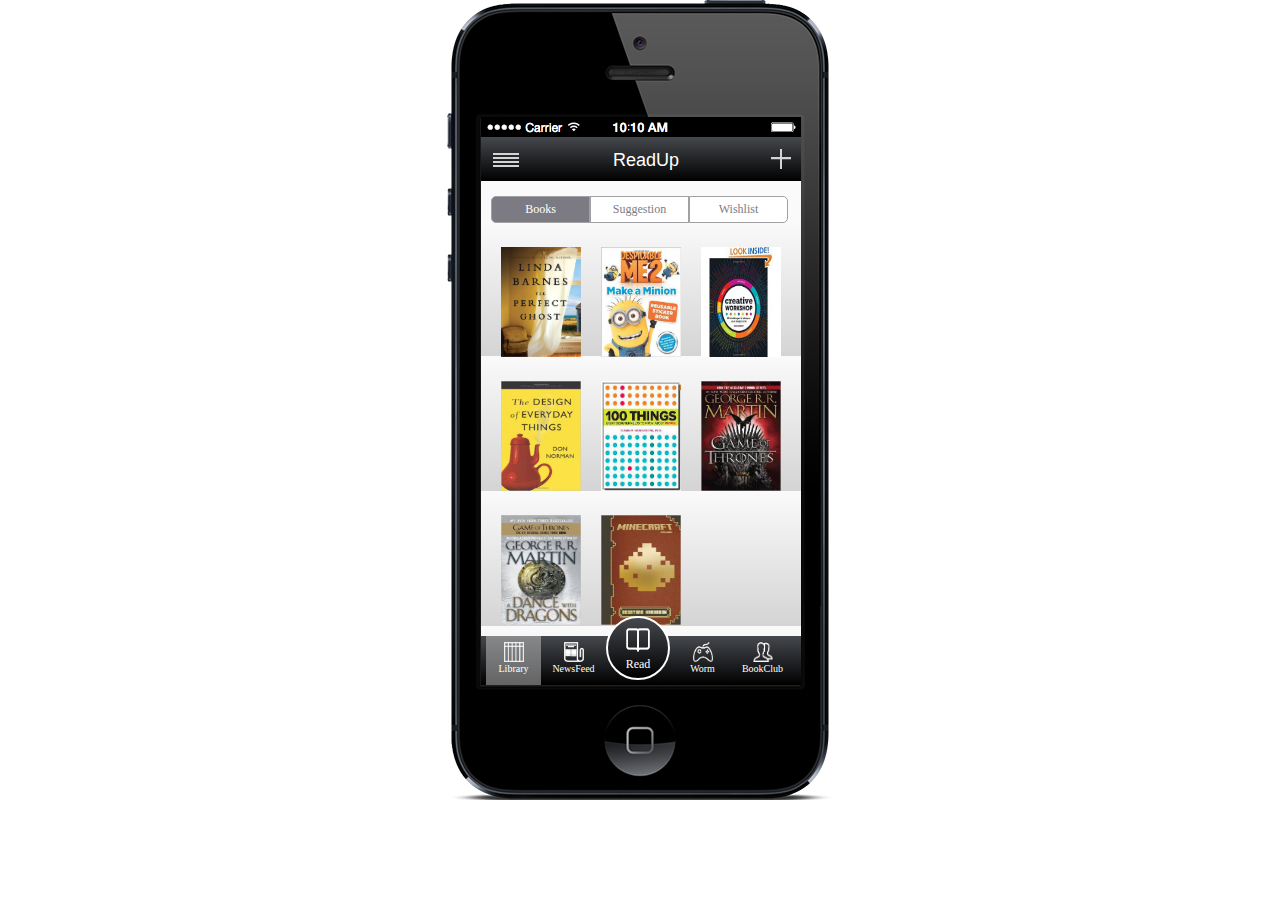
<file: index.html>
<html>
<head>
	<link rel="stylesheet" type="text/css" href="./styles/style.css">
	<script type="text/javascript" src="http://ajax.googleapis.com/ajax/libs/jquery/1.10.2/jquery.min.js"></script>
</head>
<body>
<div id="iphone">
	<iframe src="readup.html" id="iphone-embeded"></iframe>
</div>
</body>
</html>
</file>
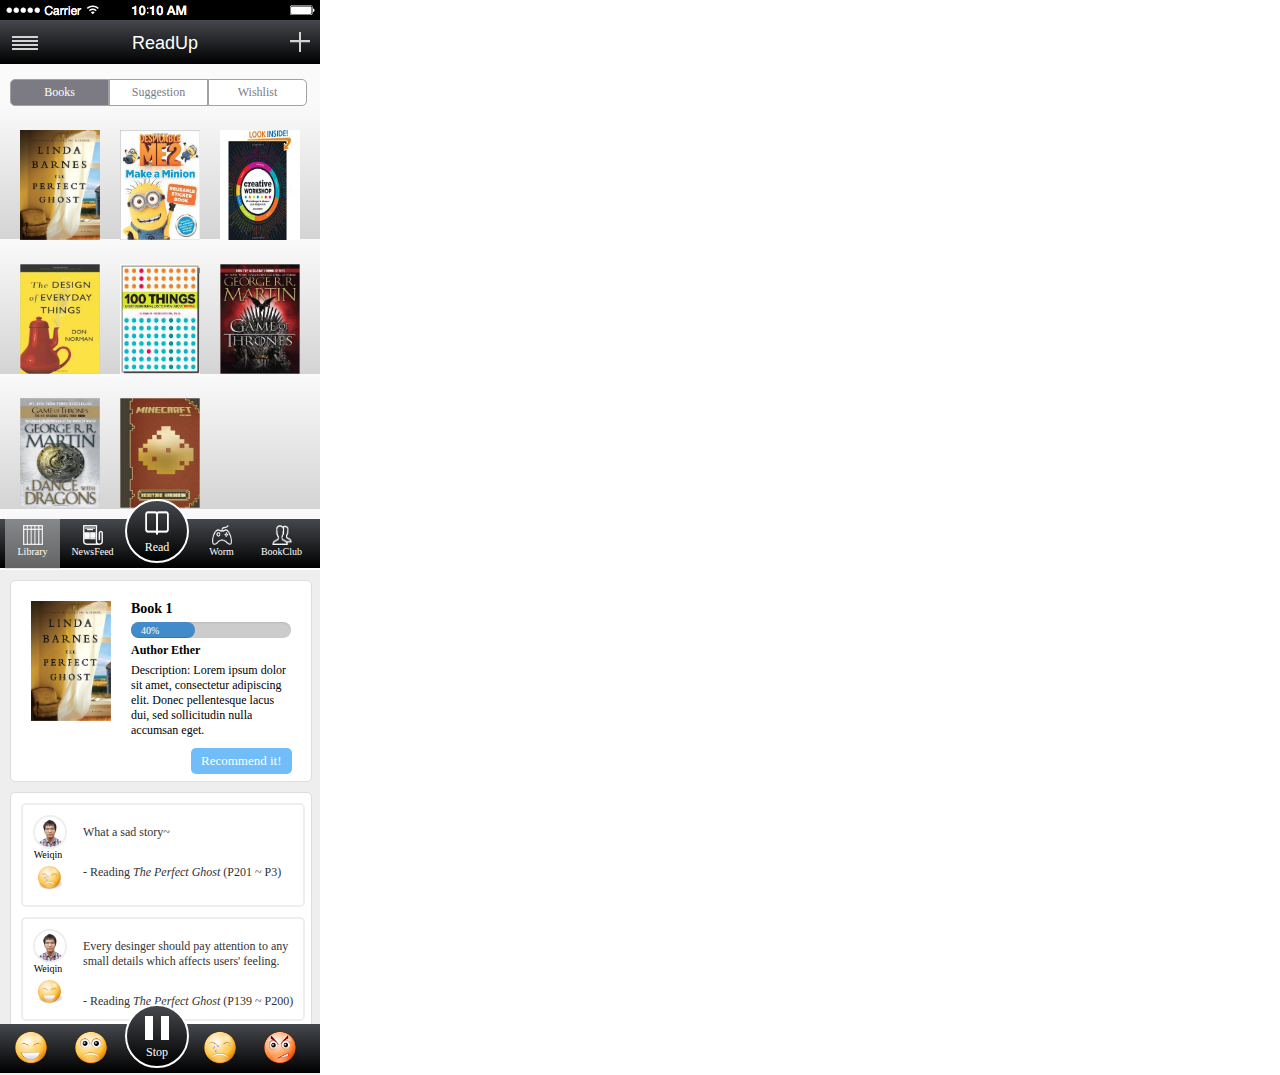
<file: readup.html>
<html>
<head>
	<link rel="stylesheet" type="text/css" href="styles/style.css">
	<script type="text/javascript" src="http://ajax.googleapis.com/ajax/libs/jquery/1.10.2/jquery.min.js"></script>
	<script type="text/javascript" src="js/iphone.js"></script>
</head>
<body>
	<div class="status-bar"><img src="./images/status.png"/></div>
	<div class="iphone-container">
		<div class="header">
			<div class="list-btn"></div>
			<div class="title">ReadUp</div>
			<div class="add-btn"></div>
			<div class="exit-btn"></div>
		</div>
		<div class="content-container">
			<div style="clear:both;"></div>
			<div class="content-page" id="page-lib">
				<div class="tab-bar">
					<div class="first-tab tab-bar-selected"><p>Books</p></div>
					<div class="second-tab"><p>Suggestion</p></div>
					<div class="third-tab"><p>Wishlist</p></div>
				</div>
				<div id="mybook">
					<div class="lib-row">
						<div class="lib-book book">
							<img src="images/books/book1.png"/>
						</div>
						<div class="lib-book book">
							<img src="images/books/book2.png"/>
						</div>
						<div class="lib-book book">
							<img src="images/books/book3.png"/>
						</div>
					</div>

					<div class="lib-row">
						<div class="lib-book book">
							<img src="images/books/book4.png"/>
						</div>
						<div class="lib-book book">
							<img src="images/books/book5.png"/>
						</div>
						<div class="lib-book book">
							<img src="images/books/book6.png"/>
						</div>
					</div>
					<div class="lib-row">
						<div class="lib-book book">
							<img src="images/books/book7.png"/>
						</div>
						<div class="lib-book book">
							<img src="images/books/book8.png"/>
						</div>
					</div>
					<div class="lib-row"></div>
				</div>

				<div id="suggestion">
					<div class="lib-row">
						<div class="lib-book book">
							<img src="images/books/book9.png"/>
						</div>
						<div class="lib-book book">
							<img src="images/books/book10.png"/>
						</div>
						<div class="lib-book book">
							<img src="images/books/book11.png"/>
						</div>
					</div>

					<div class="lib-row">
						<div class="lib-book book">
							<img src="images/books/book12.png"/>
						</div>
						<div class="lib-book book">
							<img src="images/books/book13.png"/>
						</div>
					</div>
					<div class="lib-row"></div>
					<div class="lib-row"></div>
				</div>

				<div id="wishlist">
					<div class="lib-row">
						<div class="lib-book book">
							<img src="images/books/book14.png"/>
						</div>
						<div class="lib-book book">
							<img src="images/books/book15.png"/>
						</div>
						<div class="lib-book book">
							<img src="images/books/book13.png"/>
						</div>
					</div>

					<div class="lib-row">
						<div class="lib-book book">
							<img src="images/books/book11.png"/>
						</div>
						<div class="lib-book book">
							<img src="images/books/book12.png"/>
						</div>
						<div class="lib-book book">
							<img src="images/books/book10.png"/>
						</div>
					</div>
					<div class="lib-row">
						
					</div>
					<div class="lib-row"></div>
				</div>

			</div>
			<!-- Page lib end -->
			<!-- Page newsfeed start -->
			<div class="content-page" id="page-news">
				<div class="my-background"></div>
				<div class="my-pic"><img src="images/profile.png"/></div>
				<div class="newsfeed">
					<div class="feeds">
						<div class="user-pic"><img src="images/profile.png" class="user-profile-pic"><p>Weiqin</p><img src="./images/happy.png" class="user-feel"></div>
						<div class="user-text"><p>It is very funny to see all the minions chasing for the ice creams! Hahaha~</p><p>- Reading <i>Despical Me</i></p></div>
						<div class="user-book book"><img src="images/books/book2.png"></div>		
					</div>
					<div class="feeds">
						<div class="user-pic"><img src="images/siqi.jpg" class="user-profile-pic"><p>Siqi</p><img src="./images/happy.png" class="user-feel"></div>
						<div class="user-text"><p>Every desinger should pay attention to any small details which affects users' feeling. </p><p> - Reading <i>Design Everyday Things</i></p></div>
						<div class="user-book book"><img src="images/books/book4.png"></div>		
					</div>
					<div class="feeds">
						<div class="user-pic"><img src="images/sab.jpg" class="user-profile-pic"><p>Sab</p><img src="./images/sad.png" class="user-feel"></div>
						<div class="user-text"><p>To many to read! Although it is really a five star book! </p><p> - Reading <i>100 Things</i></p></div>
						<div class="user-book book"><img src="images/books/book5.png"></div>		
					</div>
					<div class="feeds">
						<div class="user-pic"><img src="images/omkar.jpg" class="user-profile-pic"><p>Omkar</p><img src="./images/cry.png" class="user-feel"></div>
						<div class="user-text"><p>Why those characters I like are killed one by one? </p><p> - Reading <i>Songs of Ice and Fire</i></p></div>
						<div class="user-book book"><img src="images/books/book6.png"></div>		
					</div>
				</div>
			</div>
			<!-- Page newsfeed end -->
			<!-- Page bookworm end -->
			<div class="content-page" id="page-worm">
				<div class="worm-block">
					<div class="info">
						<div class="infotitle">Name</div>
						<div class="infotext orange">Book Worm</div>
					</div>
					<div class="info">
						<div class="infotitle">Age</div>
						<div class="infotext blue">14 Days</div>
					</div>
					<div class="info">
						<div class="infotitle">Level</div>
						<div class="infotext green">lvl 14</div>
					</div>
					<div class="info">
						<div class="infotitle">Favorite Food</div>
						<div class="infotext deepblue">Fiction</div>
					</div>
					<div class="info">
						<div class="infotitle">Status</div>
						<div class="status-notice"><p><span id="status-no">0</span>/4</p></div>
						<div class="infotext red status">Hungry</div>
					</div>
					<div class="pic-worm">
						<img src="images/worm.png"/>
						<div class="quote-worm">Hey!!! Click me. I can speak!</div>
					</div>
					<div class="add-food">
						<p>Food: 55 pages left.</p><div class="btn-feed blue">+ Feed</div>
						<div class="food"></div>
					</div>
				</div>
			</div>
			<!-- Page bookworm end -->
			<!-- Page bookclub end -->
			<div class="content-page" id="page-club">
				<div class="club-block">
					<div class="club-rect"><img src="images/club2.png"/></div>
					<div class="club-name">Frozen Book Club</div>
					<div class="club-rect"><img src="images/club3.png"/></div>
					<div class="club-name">Romatic Book Club</div>
					<div class="club-rect"><img src="images/club4.png"/></div>
					<div class="club-name">Science Book Club</div>
					
				</div>
			</div>
			<div class="content-page" id="page-clubinfo">
				<div class="club-block">
					<div class="club-book"><img src="images/books/book1.png"></div>
					<div class="club-name">Perfect Ghost Club</div>
					<div class="club-member">
						<img src="images/profile.png"/>
						<img src="images/siqi.jpg"/>
						<img src="images/sab.jpg"/>
						<img src="images/omkar.jpg"/>
					</div>
					<div class="feeds">
						<div class="user-pic"><img src="images/profile.png" class="user-profile-pic"><p>Weiqin</p><img src="./images/cry.png" class="user-feel"></div>
						<div class="user-text"><p>What a sad story~</p><p>- Reading <i>The Perfect Ghost</i></p></div>
					</div>
					<div class="feeds">
						<div class="user-pic"><img src="images/siqi.jpg" class="user-profile-pic"><p>Siqi</p><img src="./images/happy.png" class="user-feel"></div>
						<div class="user-text"><p>Every desinger should pay attention to any small details which affects users' feeling. </p><p> - Reading <i>The Perfect Ghost</i></p></div>
					</div>
					<div class="feeds">
						<div class="user-pic"><img src="images/sab.jpg" class="user-profile-pic"><p>Sab</p><img src="./images/sad.png" class="user-feel"></div>
						<div class="user-text"><p>To many to read! Although it is really a five star book! </p><p> - Reading <i>The Perfect Ghost</i></p></div>
					</div>
					<div class="feeds">
						<div class="user-pic"><img src="images/omkar.jpg" class="user-profile-pic"><p>Omkar</p><img src="./images/cry.png" class="user-feel"></div>
						<div class="user-text"><p>Why those characters I like are killed one by one? </p><p> - Reading <i>The Perfect Ghost</i></p></div>
					</div>
				</div>
			</div>
			<!-- Page bookclub end -->
			<!-- Page profile end -->
			<div class="content-page" id="page-profile">
				<div class="user-background"></div>
				<div class="user-pic"><img src="images/profile.png"></div>
				<div class="user-info">
					<p class="username">Weiqin Xie</p>
					<p>Finction Lover</p>
					<p>Level 11</p>
				</div>
				<div class="btn-badges">Badges</div>
				<div class="badges">
					<div class="badge-icon" style="background-position:-1px 0px;"></div>
					<div class="badge-icon" style="background-position:57px 0px;"></div>
					<div class="badge-icon" style="background-position:123px 0px;"></div>
					<div class="badge-icon" style="background-position:189px 0px;"></div>
					<div class="badge-icon" style="background-position:-1px 55px;"></div>
					<div class="badge-icon" style="background-position:57px 55px;"></div>
					<div class="badge-icon" style="background-position:123px 55px;"></div>
					<div class="badge-icon" style="background-position:189px 55px;"></div>
					<div class="badge-icon" style="background-position:-1px 121px;"></div>
					<div class="badge-icon" style="background-position:57px 121px;"></div>
					<div class="badge-icon" style="background-position:123px 121px;"></div>
					<div class="badge-icon" style="background-position:189px 121px;"></div>
				</div>
			</div>
			<!-- Page profile end -->
			<!-- Page book start -->
			<div class="content-page" id="page-book">
				<div class="book-block">
					<div class="book-pic"><img src="./images/books/book1.png"></div>
					<div class="book-info">
						<div class="book-name">The Perfect Ghost</div>
						<div class="progress">
					    <div class="progress-bar" style="width: 40%"><div class="progress-percent">40%</div></div>
					    </div>
						
						<div class="author">Linda Barnes</div>
						<div class="description"><strong>Description</strong>: Mousy and shy to the point of agoraphobic, Em Moore is the writing half of a celebrity biography team... </div>
					</div>
					<div class="book-rate">
						<div class="star-rating">
							<input type="radio" name="rating" value="1"><i></i>
							<input type="radio" name="rating" value="2"><i></i>
							<input type="radio" name="rating" value="3"><i></i>
							<input type="radio" name="rating" value="4"><i></i>
							<input type="radio" name="rating" value="5"><i></i>
						</div>
					</div>
					<div class="btn-recommend blue">Recommend it!</div>
				</div>
				<div class="newsfeed">
					<div class="feeds">
						<div class="user-pic"><img src="images/profile.png" class="user-profile-pic"><p>Weiqin</p><img src="./images/cry.png" class="user-feel"></div>
						<div class="user-text"><p>What a sad story~</p><p>- Reading <i>The Perfect Ghost</i></p></div>
					</div>
					<div class="feeds">
						<div class="user-pic"><img src="images/siqi.jpg" class="user-profile-pic"><p>Siqi</p><img src="./images/happy.png" class="user-feel"></div>
						<div class="user-text"><p>Every desinger should pay attention to any small details which affects users' feeling. </p><p> - Reading <i>The Perfect Ghost</i></p></div>
					</div>
					<div class="feeds">
						<div class="user-pic"><img src="images/sab.jpg" class="user-profile-pic"><p>Sab</p><img src="./images/sad.png" class="user-feel"></div>
						<div class="user-text"><p>To many to read! Although it is really a five star book! </p><p> - Reading <i>The Perfect Ghost</i></p></div>
					</div>
					<div class="feeds">
						<div class="user-pic"><img src="images/omkar.jpg" class="user-profile-pic"><p>Omkar</p><img src="./images/cry.png" class="user-feel"></div>
						<div class="user-text"><p>Why those characters I like are killed one by one? </p><p> - Reading <i>The Perfect Ghost</i></p></div>
					</div>
				</div>
			</div>
			<!-- Page book end -->
			
			<!-- Page Add book start -->
			<div class="content-page" id="page-addbook">
				<div class="addbook-block">
					<div class="addbook-pic"><img src="images/camera.png"></div>
					<input type="text" placeholder="Book Name"/>
					<input type="text" placeholder="Author Name"/>
					<input type="text" placeholder="ISBN"/>
					<div class="btn-scan blue">Add to Library</div>
					<div class="addbook-or">Or</div>
					<div class="btn-scan blue">Scan Barcode</div>
				</div>
			</div>
			<!-- Page Add book end -->

			



		</div>
		
		<div class="blur-bg"></div>
	</div>
	<!-- Page reading start -->
			<div  id="page-read">
				<div class="page-read-scroll">
					<div class="book-block">
						<div class="book-pic"><img src="./images/books/book1.png"></div>
						<div class="book-info">
							<div class="book-name">Book 1</div>
							<div class="progress">
						    <div class="progress-bar" style="width: 40%"><div class="progress-percent">40%</div></div>
						    </div>
							
							<div class="author">Author Ether</div>
							<div class="description"><strong>Description</strong>: Lorem ipsum dolor sit amet, consectetur adipiscing elit. Donec pellentesque lacus dui, sed sollicitudin nulla accumsan eget. </div>
						</div>
						<div class="book-rate">
							<div class="star-rating">
								<input type="radio" name="rating" value="1"><i></i>
								<input type="radio" name="rating" value="2"><i></i>
								<input type="radio" name="rating" value="3"><i></i>
								<input type="radio" name="rating" value="4"><i></i>
								<input type="radio" name="rating" value="5"><i></i>
							</div>
						</div>
						<div class="btn-recommend blue">Recommend it!</div>
					</div>

				<div class="newsfeed">
						<div class="feeds">
							<div class="user-pic"><img src="images/profile.png" class="user-profile-pic"><p>Weiqin</p><img src="./images/cry.png" class="user-feel"></div>
							<div class="user-text"><p>What a sad story~</p><p>- Reading <i>The Perfect Ghost</i> (P201 ~ P3)</p></div>
						</div>
						<div class="feeds">
							<div class="user-pic"><img src="images/profile.png" class="user-profile-pic"><p>Weiqin</p><img src="./images/happy.png" class="user-feel"></div>
							<div class="user-text"><p>Every desinger should pay attention to any small details which affects users' feeling. </p><p> - Reading <i>The Perfect Ghost</i> (P139 ~ P200)</p></div>
						</div>
						<div class="feeds">
							<div class="user-pic"><img src="images/profile.png" class="user-profile-pic"><p>Weiqin</p><img src="./images/sad.png" class="user-feel"></div>
							<div class="user-text"><p>To many to read! Although it is really a five star book! </p><p> - Reading <i>The Perfect Ghost</i> (P100 ~ P138)</p></div>
						</div>
						<div class="feeds">
							<div class="user-pic"><img src="images/profile.png" class="user-profile-pic"><p>Weiqin</p><img src="./images/cry.png" class="user-feel"></div>
							<div class="user-text"><p>Why those characters I like are killed one by one? </p><p> - Reading <i>The Perfect Ghost</i> (P1 ~ P99)</p></div>
						</div>
						
				</div>
				</div>
					<div class="reading-footer-tab">
							<div class="tab tab-happy"><img src="images/happy.png"/></div>
							<div class="tab tab-sad"><img src="images/sad.png"/></div>
							<div class="circle-tab" id="play-btn"><img src="images/pause.png"/><p>Stop</p></div>
							<div class="tab tab-cry"><img src="images/cry.png"></div>
							<div class="tab tab-angry"><img src="images/angry.png"></div>
						</div>
				<div class="blur-bg-read"></div>
			</div>
			<!-- Page reading end -->
	<div class="footer-tab" id="footer-panel">
			<div class="tab tab-lib tab-selected"><img src="images/lib.png"/><p>Library</p></div>
			<div class="tab tab-news"><img src="images/feeds.png"/><p>NewsFeed</p></div>
			<div class="circle-tab"><img src="images/read.png"/><p>Read</p></div>
			<div class="tab tab-worm"><img src="images/wormtab.png"><p>Worm</p></div>
			<div class="tab tab-club"><img src="images/club.png"><p>BookClub</p></div>
		</div>
		<div class="start-booklist">
			<div class="start-book"style="left:10px"><img src="images/books/book1.png" /><p>Perfect Ghost</p></div>
			<div class="start-book"style="left:70px"><img src="images/books/book2.png" /><p>Minion</p></div>
			<div class="start-book"style="left:130px"><img src="images/books/book3.png" /><p>Circles</p></div>
			<div class="start-book"style="left:190px"><img src="images/books/book4.png" /><p>Design of Everyday</p></div>
			<div class="start-book"style="left:250px"><img src="images/books/book5.png" /><p>1000 Things</p></div>
		</div>
	<div class="hidden-menu">
		<div class="avatar"><img src="images/profile.png"/></div>
		<div class="user-name">Weiqin Xie</div>
		<div class="menu selected" id="menu-home">Home</div>
		<div class="menu" id="menu-profile">Profile</div>
		<div class="menu">Setting</div>
		<div class="menu">Logout</div>
	</div>
	<div class="message-box">
		<div class="emotion"><img src="images/happy.png"><p>Happy</p></div>
		<div class="page-no"><input type="text"/><p>Page</p></div>
		<textarea placeholder="How is your feeling about this part of reading?"></textarea>
		<div class="submit-btn blue">Post</div>
		<div class="cancel-btn red">Cancel</div>
	</div>
	<div class="recommend-box">
		<div class="book-pic"><img src="images/books/book1.png"></div>
		<div class="book-title">The Perfect Ghost</div>
		<textarea placeholder="Share your recommendation of this book with your friends?"></textarea>
		<div class="submit-btn blue">Post</div>
		<div class="cancel-btn red">Cancel</div>
	</div>

</body>
</html>
</file>
<file: styles/style.css>
html{
	margin: 0 0 0 0;
}
body{
	margin: 0;
	overflow: hidden;
}
a{
	color: white;
}
::-webkit-scrollbar { 
    display: none; 
}
#iphone{
	margin: auto;
	background-image:url('../images/iphone.png'); 
	width:387px; 
	height:800px;

}
#iphone-embeded{
	width:320px; height:568px; margin-top:117px; margin-left:34px;
	padding: 0 0 0 0;
	border: none;
}
.iphone-container{
	position: relative;
	left: 0px;
	width: 320px;
	height: 548px;
	background-color: rgba(255,255,255,1);
}
.blur{
	-webkit-filter: blur(6px);
}
.status-bar{
	z-index: 2;
	position: relative;
	width: 320px;
	height: 20px;
}
.status-bar img{
	width: 320px;
	height: 20px;
}
.header{
	position: relative;
	width: 320px;
	height: 44px;
	background: #45484d; /* Old browsers */
	background: -moz-linear-gradient(top,  #45484d 0%, #000000 100%); /* FF3.6+ */
	background: -webkit-gradient(linear, left top, left bottom, color-stop(0%,#45484d), color-stop(100%,#000000)); /* Chrome,Safari4+ */
	background: -webkit-linear-gradient(top,  #45484d 0%,#000000 100%); /* Chrome10+,Safari5.1+ */
	background: -o-linear-gradient(top,  #45484d 0%,#000000 100%); /* Opera 11.10+ */
	background: -ms-linear-gradient(top,  #45484d 0%,#000000 100%); /* IE10+ */
	background: linear-gradient(to bottom,  #45484d 0%,#000000 100%); /* W3C */
	filter: progid:DXImageTransform.Microsoft.gradient( startColorstr='#45484d', endColorstr='#000000',GradientType=0 ); /* IE6-9 */
}
.header .list-btn{
	float: left;
	width: 32px;
	height: 32px;
	background-image: url('../images/list.png');
	margin:6px 0px 6px 10px;
}
.header .add-btn{
	position: relative;
	float: right;
	width: 20px;
	height: 20px;
	background-image: url('../images/add.png');
	margin:12px 10px 12px 0px;
}
.header .exit-btn{
	position: relative;
	float: right;
	display:none;
	width: 20px;
	height: 20px;
	background-image: url('../images/exit.png');
	margin:12px 10px 12px 0px;
}
.header .title{
	float: left;
	margin: 0 0 0 0;
	height: 31px;
	width: 246px;
	text-align: center;
	padding-top: 13px;
	font-size: 18px;
	font-family:Helvetica;
	font-weight: 500;
	color: white;
}
.content-container{
	width: 320px;
	height: 455px;
	overflow-y: scroll;
	overflow-x:hidden;
}
/*Page for library*/
#page-lib{
	display: block;
	background: #FFFFFF;
	width: 320px;
	height: 540px;
	overflow-y:scroll;
}

.lib-row{
	background: -moz-linear-gradient(top,  #fafafa 0%, #d4d4d4 100%); /* FF3.6+ */
	background: -webkit-gradient(linear, left top, left bottom, color-stop(0%,#fafafa), color-stop(100%,#d4d4d4)); /* Chrome,Safari4+ */
	background: -webkit-linear-gradient(top,  #fafafa 0%,#d4d4d4 100%); /* Chrome10+,Safari5.1+ */
	background: -o-linear-gradient(top,  #fafafa 0%,#d4d4d4 100%); /* Opera 11.10+ */
	background: -ms-linear-gradient(top,  #fafafa 0%,#d4d4d4 100%); /* IE10+ */
	background: linear-gradient(to bottom,  #fafafa 0%,#d4d4d4 100%); /* W3C */
	filter: progid:DXImageTransform.Microsoft.gradient( startColorstr='#fafafa', endColorstr='#d4d4d4',GradientType=0 ); /* IE6-9 */
	width: 320px;
	height: 135px;
}
.lib-row .lib-book{
	float: left;
	width: 80px;
	height: 110px;
	margin: 24px 0 0 20px;
	padding: 0 0 0 0;
}
.lib-row .lib-book img{
	width: 80px;
	height: 110px;

}

.tab-bar{
	width: 320px;
	height: 40px;
	background:  #fafafa;
}
.first-tab, .second-tab, .third-tab{
	width: 97px;
	height: 25px;
	background-color: white;
	border: 1px solid rgb(161,160,163);
	margin:15px 0 0 0;
	float: left;
	font-size: 12px;
	text-align: center;
	color: rgb(124,123,131);
}
.first-tab p, .second-tab p , .third-tab p{
	margin-top: 5px;
}
.tab-bar-selected{
	background: rgb(124,123,131);
	color: white;
}
.first-tab{
	margin-left: 10px;
	border-radius: 5px 0 0 5px;
}
.third-tab{
	border-radius: 0 5px 5px 0;
}
#mybook{
	display: block;
}
#suggestion,#wishlist{
	display: none;
}
/*Page for library end*/

/*Page for newsfeed start*/
#page-news{
	width: 320px;
	background: rgb(230,230,230);
	display: none;
}
#page-news .my-background{
	position: absolute;
	top: 44;
	left: 0;
	width: 320px;
	height: 80px;
	background: url(../images/bg.jpg);
}
#page-news .my-pic img{
	z-index: 10;
	position: absolute;
	top: 84px;
	right: 20px;
	width: 60px;
	height: 60px;
	border-radius: 30px;
	border: 1px solid #eeeeee;
}

#page-news .newsfeed{
	width: 320px;
	height: 355px;
	overflow-y:scroll;
	position: absolute;
	top: 124px;
	left: 0;
	background-color: rgb(238,238,238);
	padding-top: 20px;
}
#page-news .newsfeed .feeds{
	width: 300px;
	margin: 10px 10px 10px 10px;
	min-height: 100px;
	border-radius: 10px;
	border: 2px solid #eeeeee;
	background-color: white;
}
#page-news .newsfeed .feeds .user-pic{
	float: left;
	width: 30px;
	height: 60px;
	margin: 10px 10px 10px 10px;
}
#page-news .newsfeed .feeds .user-pic .user-profile-pic{
	float: left;
	width: 30px;
	height: 30px;
	border-radius: 30px;
	border: 2px solid #eeeeee;
}
#page-news .newsfeed .feeds .user-pic p{
	text-align: center;
	margin-top: 0;
	float: left;
	width: 30px;
	font-size: 10px;
	margin-bottom: 0;
}
#page-news .newsfeed .feeds .user-pic .user-feel{
	float: left;
	width: 25px;
	height: 25px;
	margin: 5px 5px 5px 5px;
}
#page-news .newsfeed .feeds .user-text{
	float: left;
	width: 170px;
	min-height: 50px;
	max-height: 200px;
	margin: 0px 0px 10px 10px;
	overflow: hidden;
}
#page-news .newsfeed .feeds .user-text p{
	float: left;
	width:180px;
	font-size: 12px;
	font-weight: 300;
	margin: 10px 0 0 0;
	color: #333333;
}
#page-news .newsfeed .feeds .user-book{
	float: right;
	width: 40px;
	height: auto;
	margin: 10px 10px 10px 10px;
}
#page-news .newsfeed .feeds .user-book img{
	float: right;
	width: 40px;
	height: auto;
	margin: 0 0 0 0px;
}
#page-news .newsfeed .feeds .user-book p{
	float: right;
	width: 40px;
	margin: 0 0 0 0px;
	font-size: 10px;
}
/*Page for newsfeed end*/

/*Page for bookworm start*/
#page-worm{
	background: #eeeeee;
	width: 320px;
	height: 445px;
	display: none;
	padding-top: 10px;
	overflow-y: hidden;
}
#page-worm .worm-block{
	margin: 0px 10px auto 10px;
	width: 300px;
	height: 430px;
	border-radius: 5px;
	border: 1px solid #dddddd;
	background: white;
	overflow-y: hidden;
}
#page-worm .info{
	width: 300px;
	height: 49px;
	margin: 0 0 0 0;
	border-bottom: 1px solid #dddddd;
	padding: 0 0 0 0;
}
#page-worm .info .infotitle{
	float: left;
	font-family: .LucidaGrandeUI;
	font-size: 15px;
	color: #5C5C5C;
	margin: 15px auto auto 20px;
}
#page-worm .info .infotext{
	padding: 9px 20px 9px 20px;
	border-radius: 10px;
	font-family: .LucidaGrandeUI;
	font-size: 13px;
	color: #FFFFFF;
	float: right;
	margin: 8px 20px auto auto;
}
#page-worm .info .status-notice{
	float: left;
}
#page-worm .info .status-notice p{
	margin: 13px 10px 10px 100px;
	font-size: 18px;
	color: #888888;
}
#page-worm .pic-worm{
	width: 320px;
	height: 140px;
	margin-top: 20px;
}
#page-worm .pic-worm img{
	width: 280px;
	height: 140px;
	margin-left: 20px;
}
#page-worm .quote-worm{
	position: absolute;
	right: 31px;
	top: 344px;
	color: white;
	font-size: 12px;
	font-weight: 200;
	width: 80px;
	height: 60px;
}
#page-worm .add-food{
	width: 154px;
	height: 30px;
	position: absolute;
	top: 420px;
	right: 20px;
}

#page-worm .add-food p{
	float: left;
	font-size: 12px;
	margin-right: 0;
}
#page-worm .add-food .btn-feed{
	padding: 5px 10px 5px 10px;
	border-radius: 5px;
	font-family: .LucidaGrandeUI;
	font-size: 13px;
	color: #FFFFFF;
	float: right;
	margin: 8px 0 auto auto;
}
#page-worm .food{
	width: 8px;
	height: 8px;
	position: absolute;
	top:16;
	right: 48px;
	background-color:#70BDF9;
}
.orange{
	background: #F5A623;
}
.blue{
	background: #70BDF9;
}	
.green{
	background: #7ACF18;
}
.deepblue{
	background: #3892E3;
}
.red{
	background: #F97070;
}
/*Page for bookworm End*/

/*Page for profile Start*/
#page-profile{
	width: 320px;
	height: 500;
	display: none;
	background: #eeeeee;
}
#page-profile .user-background{
	width: 320px;
	height: 150px;
	position: absolute;
	top: 44;
	left: 0;
	background: url(../images/bg.jpg);
}
#page-profile .user-pic{
	width: 320px;
	height: 60px;
	position: absolute;
	text-align: center;
	top: 64px;
}
#page-profile .user-pic img{
	width: 60px;
	height: 60px;
	border-radius: 60px;
	border: 1px solid #eeeeee;
}
#page-profile .user-info{
	position: absolute;
	width: 320px;
	height: 60px;
	margin-top:10px;
	text-align: center;
	top: 114px;
}
#page-profile .user-info p{
	font-size: 12px;
	color: white;
	text-align: center;
	margin: 5px auto 5px auto;
}
#page-profile .user-info .username{
	font-size: 16px;
}
#page-profile .btn-badges{
	float: left;
	margin-left: 10px;
	padding-top: 5px;
	padding-bottom: 5px;
	color: #FFFFFF;
	font-size: 14px;
	background: #3DA4CC;
	width: 300px;
	height: 25px;
	border-radius: 5px;
	text-align: center;
	top: 160px;
	position: relative;
}
#page-profile .badges{
	float: left;
	margin: 170px 10px auto 10px;
	width: 300px;
	height: 230px;
	background: white;
	border-radius: 5px;
	border: 1px solid #dddddd;
}
#page-profile .badges .badge-icon{
	background-image: url(../images/badges.png);
	width: 55px;
	height: 55px;
	border-radius: 55px;
	border: 1px solid #dddddd;
	float: left;
	margin:14px 0px 0px 14px;
}
/*Page for profile End*/

/*Page for book start*/
#page-book{
	width: 320px;
	height: 500px;
	display: none;
	background: #eeeeee;
	overflow-y: scroll;
	overflow-x:hidden;
}
#page-book .book-block{
	width: 300px;
	background: white;
	margin: 10px 10px 10px 10px;
	border-radius: 5px;
	border: 1px solid #dddddd;
	height: 200px;
}
#page-book .book-pic{
	float: left;
	width: 60px;
	height: 100px;
	margin:20px 20px 20px 20px;
}
#page-book .book-pic img{
	width: 80px;
	height: 120px;
}
#page-book .book-info{
	float: left;
	width: 160px;
	/*height: 200px;*/
	margin: 20px 20px 10px 20px;
}
#page-book .book-info .book-name{
	font-size: 14px;
	font-weight: bold;
	margin-bottom: 5px;
}

#page-book .book-info .progress {
/*overflow: hidden;*/
height: 16px;
margin-bottom: 5px;
background-color: #cccccc;
border-radius: 8px;
-webkit-box-shadow: inset 0 1px 2px rgba(0,0,0,.1);
box-shadow: inset 0 1px 2px rgba(0,0,0,.1);
}

#page-book .book-info .progress-bar{
	float: left;
	width: 0;
	height: 100%;
	font-size: 12px;
	line-height: 20px;
	border-radius: 8px;
	color: #fff;
	text-align: center;
	background-color: #428bca;
	-webkit-box-shadow: inset 0 -1px 0 rgba(0,0,0,.15);
	box-shadow: inset 0 -1px 0 rgba(0,0,0,.15);
	-webkit-transition: width .6s ease;
	transition: width .6s ease;
}
#page-book .book-info .progress-percent{
	margin-left: 10px;
	margin-top: -1px;
	float: left;
	font-size: 10px;
}
#page-book .book-info .author{
	font-size: 12px;
	font-weight: bold;
	float: left;
	margin-bottom: 5px;
}
#page-book .book-info .description{
	font-size: 12px;
	font-weight: 300;
	float: left;
}
#page-book .book-rate{
	float: left;
	width: 150px;
	height: 30px;
	padding-left: 10px;
}
.star-rating {
  font-size: 0;
  white-space: nowrap;
  display: inline-block;
  width: 100px;
  height: 20px;
  overflow: hidden;
  position: relative;
  background: url('data:image/svg+xml;utf-8,<svg version="1.1" xmlns="http://www.w3.org/2000/svg" xmlns:xlink="http://www.w3.org/1999/xlink" x="0px" y="0px" width="20px" height="20px" viewBox="0 0 20 20" enable-background="new 0 0 20 20" xml:space="preserve"><polygon fill="#DDDDDD" points="10,0 13.09,6.583 20,7.639 15,12.764 16.18,20 10,16.583 3.82,20 5,12.764 0,7.639 6.91,6.583 "/></svg>');
  background-size: contain;
}
.star-rating i {
  opacity: 0;
  position: absolute;
  left: 0;
  top: 0;
  height: 100%;
  width: 20%;
  z-index: 1;
  background: url('data:image/svg+xml;utf-8,<svg version="1.1" xmlns="http://www.w3.org/2000/svg" xmlns:xlink="http://www.w3.org/1999/xlink" x="0px" y="0px" width="20px" height="20px" viewBox="0 0 20 20" enable-background="new 0 0 20 20" xml:space="preserve"><polygon fill="#FFDF88" points="10,0 13.09,6.583 20,7.639 15,12.764 16.18,20 10,16.583 3.82,20 5,12.764 0,7.639 6.91,6.583 "/></svg>');
  background-size: contain;
}
.star-rating input {
  -moz-appearance: none;
  -webkit-appearance: none;
  opacity: 0;
  display: inline-block;
  width: 20%;
  height: 100%;
  margin: 0;
  padding: 0;
  z-index: 2;
  position: relative;
}
.star-rating input:hover + i,
.star-rating input:checked + i {
  opacity: 1;
}
.star-rating i ~ i {
  width: 40%;
}
.star-rating i ~ i ~ i {
  width: 60%;
}
.star-rating i ~ i ~ i ~ i {
  width: 80%;
}
.star-rating i ~ i ~ i ~ i ~ i {
  width: 100%;
}
#page-book .btn-recommend{
	padding: 5px 10px 5px 10px;
	border-radius: 5px;
	font-family: .LucidaGrandeUI;
	font-size: 13px;
	color: #FFFFFF;
	float: left;
	margin: 0px auto auto 20px;
}
#page-book .newsfeed{
	width: 300px;
	background: white;
	margin: 10px 10px 10px 10px;
	border-radius: 5px;
	border: 1px solid #dddddd;
	height: 500px;
}

#page-book .newsfeed .feeds{
	width: 280px;
	margin: 10px 10px 10px 10px;
	min-height: 100px;
	border-radius: 5px;
	border: 2px solid #eeeeee;
	background-color: white;
}
#page-book .newsfeed .feeds .user-pic{
	float: left;
	width: 30px;
	height: 60px;
	margin: 10px 10px 10px 10px;
}
#page-book .newsfeed .feeds .user-pic .user-profile-pic{
	float: left;
	width: 30px;
	height: 30px;
	border-radius: 30px;
	border: 2px solid #eeeeee;
}
#page-book .newsfeed .feeds .user-pic p{
	text-align: center;
	margin-top: 0;
	float: left;
	width: 30px;
	font-size: 10px;
	margin-bottom: 0;
}
#page-book .newsfeed .feeds .user-pic .user-feel{
	float: left;
	width: 25px;
	height: 25px;
	margin: 5px 5px 5px 5px;
}
#page-book .newsfeed .feeds .user-text{
	float: left;
	width: 220px;
	min-height: 50px;
	max-height: 200px;
	margin: 10px 0px 10px 10px;
	overflow: hidden;
}
#page-book .newsfeed .feeds .user-text p{
	float: left;
	width:220px;
	font-size: 12px;
	font-weight: 300;
	margin: 0px 0 20px 0;
	color: #333333;
}

/*Page for book end*/

/*Page for addbook end*/
#page-addbook{
	display: none;
	background: #eeeeee;
	width: 320px;
	height: 458px;
	padding-top: 10px;
}
#page-addbook .addbook-block{
	width: 300px;
	background: white;
	margin: 0px 10px 10px 10px;
	border-radius: 5px;
	border: 1px solid #dddddd;
	height: 310px;
}
#page-addbook .addbook-pic{
	float: left;
	width: 100px;
	height: 100px;
	padding: 20px 20px 40px 20px;
}
#page-addbook .addbook-pic img{
	width: 100%;
	height: 100%;
}
#page-addbook input[type='text']{
	float: left;
	margin: 20px 0px 0px 0px;
	width: 140px;
	height: 30px;
	font-size: 12px;
	background: none;
	border-top: none;
	border-left: none;
	border-right: none;
	border-bottom: 2px solid #eeeee;
}
#page-addbook .btn-scan{
	width: 80%;
	text-align: center;
	padding: 5px 10px 5px 10px;
	border-radius: 5px;
	font-family: .LucidaGrandeUI;
	font-size: 14px;
	color: #FFFFFF;
	float: left;
	margin: 20px auto 20px 20px;
}
#page-addbook .addbook-or{
	float: left;
	width: 100%;
	text-align: center;
	margin: 0px 0 0px 0;
	font-size: 14px;
	color: #dddddd;
}
/*Page for addbook end*/

/*Page for bookclub start*/
#page-club{
	width: 320px;
	height: 690px;
	display: none;
	background: #eeeeee;
	padding-top: 10px;
}
#page-club .club-block{
	width: 300px;
	height: 680px;
	background: white;
	border-radius: 5px;
	border: 1px solid #dddddd;
	margin-left: 10px;
}
.club-block .club-rect{
	float: left;
	width: 280px;
	height: 145px;
	margin: 20px 20px 20px 20px;
}
.club-block .club-rect img{
	width: 260px;
	height: auto;
	border-radius: 5px;
}
.club-block .club-name{
	float: left;
	width: 280px;
	height: 30px;
	margin: 0px 0px 10px 0px;
	text-align: center;
	font-size: 16px;
	font-weight: 800;
	border-bottom: 1px solid #eeeeee;
}

#page-clubinfo{
	width: 320px;
	height: 650px;
	display: none;
	background: #eeeeee;
	padding-top: 10px;
}
#page-clubinfo .club-block{
	width: 300px;
	height: 630px;
	background: white;
	border-radius: 5px;
	border: 1px solid #dddddd;
	margin-left: 10px;
}
#page-clubinfo .club-block .club-book{
	float: left;
	width: 60px;
	height: 80px;
	margin:20px 20px 0px 20px;
}
#page-clubinfo .club-block .club-book img{
	width: 60px;
	height: 80px;
}
#page-clubinfo .club-block .club-name{
	float: left;
	width: 170px;
	height: 40px;
	font-size: 20px;
	font-weight: bold;
	margin-top: 20px;
}
#page-clubinfo .club-block .club-member{
	float: left;
	width: 170px;
	height: 40px;
	margin-top: 0;
}
#page-clubinfo .club-block .club-member img{
	float: left;
	width: 30px;
	height: 30px;
	border-radius: 30px;
	border:1px solid #eeeeee;
	margin: 0px 5px 10px 5px;
}

#page-clubinfo .club-block .feeds{
	float: left;
	width: 280px;
	margin: 10px 10px 10px 10px;
	min-height: 100px;
	border-radius: 5px;
	border: 2px solid #eeeeee;
	background-color: white;
}
#page-clubinfo .club-block .feeds .user-pic{
	float: left;
	width: 30px;
	height: 60px;
	margin: 10px 10px 10px 10px;
}
#page-clubinfo .club-block .feeds .user-pic .user-profile-pic{
	float: left;
	width: 30px;
	height: 30px;
	border-radius: 30px;
	border: 2px solid #eeeeee;
}
#page-clubinfo .club-block .feeds .user-pic p{
	text-align: center;
	margin-top: 0;
	float: left;
	width: 30px;
	font-size: 10px;
	margin-bottom: 0;
}
#page-clubinfo .club-block .feeds .user-pic .user-feel{
	float: left;
	width: 25px;
	height: 25px;
	margin: 5px 5px 5px 5px;
}



#page-clubinfo .club-block .feeds .user-text{
	float: left;
	width: 220px;
	min-height: 50px;
	max-height: 200px;
	margin: 10px 0px 10px 10px;
	overflow: hidden;
}
#page-clubinfo .club-block .feeds .user-text p{
	float: left;
	width:220px;
	font-size: 12px;
	font-weight: 300;
	margin: 0px 0 20px 0;
	color: #333333;
}


/*Page for bookclub end*/

/*Footer Tab*/
.footer-tab{
	position: absolute;
	z-index: 2;
	left: 0px;
	top: 519px;
	width: 320px;
	height: 49px;
	background: #45484d; /* Old browsers */
	background: -moz-linear-gradient(top,  #45484d 0%, #000000 100%); /* FF3.6+ */
	background: -webkit-gradient(linear, left top, left bottom, color-stop(0%,#45484d), color-stop(100%,#000000)); /* Chrome,Safari4+ */
	background: -webkit-linear-gradient(top,  #45484d 0%,#000000 100%); /* Chrome10+,Safari5.1+ */
	background: -o-linear-gradient(top,  #45484d 0%,#000000 100%); /* Opera 11.10+ */
	background: -ms-linear-gradient(top,  #45484d 0%,#000000 100%); /* IE10+ */
	background: linear-gradient(to bottom,  #45484d 0%,#000000 100%); /* W3C */
	filter: progid:DXImageTransform.Microsoft.gradient( startColorstr='#45484d', endColorstr='#000000',GradientType=0 ); /* IE6-9 */


	color: white;
	font-size: 15px;
	text-align: center;
	padding-left: 0px;
}
.footer-tab .tab{
	float: left;
	margin-left: 5px;
	padding-top: 5px;
	width: 55px;
	height: 45px;
}

.tab-selected{
	background-color: rgba(200,200,200,0.5);
}

.footer-tab .circle-tab{
	z-index: 13;
	margin:-20px 0px auto 5px;
	background: #45484d; /* Old browsers */
background: -moz-linear-gradient(top,  #45484d 0%, #000000 100%); /* FF3.6+ */
background: -webkit-gradient(linear, left top, left bottom, color-stop(0%,#45484d), color-stop(100%,#000000)); /* Chrome,Safari4+ */
background: -webkit-linear-gradient(top,  #45484d 0%,#000000 100%); /* Chrome10+,Safari5.1+ */
background: -o-linear-gradient(top,  #45484d 0%,#000000 100%); /* Opera 11.10+ */
background: -ms-linear-gradient(top,  #45484d 0%,#000000 100%); /* IE10+ */
background: linear-gradient(to bottom,  #45484d 0%,#000000 100%); /* W3C */
filter: progid:DXImageTransform.Microsoft.gradient( startColorstr='#45484d', endColorstr='#000000',GradientType=0 ); /* IE6-9 */


	float: left;
	width: 60px;
	height: 60px;
	border-radius: 60px;
	border: 2px solid rgba(255,255,255,1);
}
.footer-tab .tab img{
	width: 20px;
	height: 20px;
	margin-top: 1px;
}
.footer-tab .tab p{
	margin-top: 1px;
	font-size: 10px;
	font-weight: 100;
}

.footer-tab .circle-tab img{
	width: 24px;
	height: 24px;
	margin-top: 10px;
}
.footer-tab .circle-tab p{
	margin-top: 5px;
	font-size: 12px;
}

.hidden-menu{
	z-index: 101;
	position: absolute;
	float: left;
	left: -200px;
	top: 0px;
	width: 200px;
	height: 568px;
	background-image: linear-gradient(to bottom, rgba(119,79,210,0.25), rgba(119,79,210,0.25)),url(../images/bg.jpg) ;
}
.hidden-menu .avatar{
	margin: 40px auto 0px auto;
	width: 64px;
	height: 64px;
}
.hidden-menu .avatar img{
	width: 56px;
	height: 56px;
	border-radius: 64px;
	border: 3px solid rgba(200,200,200,0.3);
}
.hidden-menu .user-name{
	font-size: 16px;
	text-align: center;
	font-family: HelveticaNeue;
	color: #FFFFFF;
	line-height: 22px;
	font-weight: 200;
	height: 30px;
	border-bottom: 1px solid rgba(200,200,200,0.2);
}

.hidden-menu .menu{
	font-size: 14px;
	text-align: left;
	padding-left: 20px;
	font-family: HelveticaNeue;
	color: #FFFFFF;
	line-height: 40px;
	font-weight: 200;
}
.hidden-menu .selected{
	background: rgba(255,255,255,0.15);
	-moz-box-shadow:    0px -1px 0px 0px rgba(255,255,255,0.20);
	-webkit-box-shadow: 0px -1px 0px 0px rgba(255,255,255,0.20);
	box-shadow:         0px -1px 0px 0px rgba(255,255,255,0.20);;
}

.blur-bg{
	z-index: 10;
	width: 320px;
	height: 546px;
	position: absolute;
	display: none;
	top: 0;
	left: 0;
	background: rgba(220,220,220,0.6);
}

.start-booklist{
	z-index: 11;
}
.start-booklist .start-book{
	position: absolute;
	width: 70px;
	height: 85px;
	text-align: center;
	top:600px;
}
.start-booklist .start-book	img{
	width: 50px;
	height: 70px;
	margin:10px 10px 0px 10px;
}
.start-booklist .start-book p{
	font-size: 10px;
	margin:10px 10px 10px 10px;
}


/*Page for read start*/
#page-read{
	width: 320px;
	height: 505px;
	display: block;
	background: #eeeeee;
	overflow-y: hidden;
	overflow-x:hidden;
	z-index: 3;
	position: absolute;
	top: 570px;
	left: 0px;
}
.page-read-scroll{
	overflow-y:scroll;
	height: 500px;
}
#page-read .book-block{
	width: 300px;
	background: white;
	margin: 10px 10px 10px 10px;
	border-radius: 5px;
	border: 1px solid #dddddd;
	height: 200px;
}
#page-read .book-pic{
	float: left;
	width: 60px;
	height: 100px;
	margin:20px 20px 20px 20px;
}
#page-read .book-pic img{
	width: 80px;
	height: 120px;
}
#page-read .book-info{
	float: left;
	width: 160px;
	/*height: 200px;*/
	margin: 20px 20px 10px 20px;
}
#page-read .book-info .book-name{
	font-size: 14px;
	font-weight: bold;
	margin-bottom: 5px;
}

#page-read .book-info .progress {
/*overflow: hidden;*/
height: 16px;
margin-bottom: 5px;
background-color: #cccccc;
border-radius: 8px;
-webkit-box-shadow: inset 0 1px 2px rgba(0,0,0,.1);
box-shadow: inset 0 1px 2px rgba(0,0,0,.1);
}

#page-read .book-info .progress-bar{
	float: left;
	width: 0;
	height: 100%;
	font-size: 12px;
	line-height: 20px;
	border-radius: 8px;
	color: #fff;
	text-align: center;
	background-color: #428bca;
	-webkit-box-shadow: inset 0 -1px 0 rgba(0,0,0,.15);
	box-shadow: inset 0 -1px 0 rgba(0,0,0,.15);
	-webkit-transition: width .6s ease;
	transition: width .6s ease;
}
#page-read .book-info .progress-percent{
	margin-left: 10px;
	margin-top: -1px;
	float: left;
	font-size: 10px;
}
#page-read .book-info .author{
	font-size: 12px;
	font-weight: bold;
	float: left;
	margin-bottom: 5px;
}
#page-read .book-info .description{
	font-size: 12px;
	font-weight: 300;
	float: left;
}
#page-read .book-rate{
	float: left;
	width: 150px;
	height: 30px;
	padding-left: 10px;
}
.star-rating {
  font-size: 0;
  white-space: nowrap;
  display: inline-block;
  width: 100px;
  height: 20px;
  overflow: hidden;
  position: relative;
  background: url('data:image/svg+xml;utf-8,<svg version="1.1" xmlns="http://www.w3.org/2000/svg" xmlns:xlink="http://www.w3.org/1999/xlink" x="0px" y="0px" width="20px" height="20px" viewBox="0 0 20 20" enable-background="new 0 0 20 20" xml:space="preserve"><polygon fill="#DDDDDD" points="10,0 13.09,6.583 20,7.639 15,12.764 16.18,20 10,16.583 3.82,20 5,12.764 0,7.639 6.91,6.583 "/></svg>');
  background-size: contain;
}
.star-rating i {
  opacity: 0;
  position: absolute;
  left: 0;
  top: 0;
  height: 100%;
  width: 20%;
  z-index: 1;
  background: url('data:image/svg+xml;utf-8,<svg version="1.1" xmlns="http://www.w3.org/2000/svg" xmlns:xlink="http://www.w3.org/1999/xlink" x="0px" y="0px" width="20px" height="20px" viewBox="0 0 20 20" enable-background="new 0 0 20 20" xml:space="preserve"><polygon fill="#FFDF88" points="10,0 13.09,6.583 20,7.639 15,12.764 16.18,20 10,16.583 3.82,20 5,12.764 0,7.639 6.91,6.583 "/></svg>');
  background-size: contain;
}
.star-rating input {
  -moz-appearance: none;
  -webkit-appearance: none;
  opacity: 0;
  display: inline-block;
  width: 20%;
  height: 100%;
  margin: 0;
  padding: 0;
  z-index: 2;
  position: relative;
}
.star-rating input:hover + i,
.star-rating input:checked + i {
  opacity: 1;
}
.star-rating i ~ i {
  width: 40%;
}
.star-rating i ~ i ~ i {
  width: 60%;
}
.star-rating i ~ i ~ i ~ i {
  width: 80%;
}
.star-rating i ~ i ~ i ~ i ~ i {
  width: 100%;
}
#page-read .btn-recommend{
	padding: 5px 10px 5px 10px;
	border-radius: 5px;
	font-family: .LucidaGrandeUI;
	font-size: 13px;
	color: #FFFFFF;
	float: left;
	margin: 0px auto auto 20px;
}
#page-read .newsfeed{
	width: 300px;
	background: white;
	margin: 10px 10px 10px 10px;
	border-radius: 5px;
	border: 1px solid #dddddd;
	height: 500px;
}

#page-read .newsfeed .feeds{
	width: 280px;
	margin: 10px 10px 10px 10px;
	min-height: 100px;
	border-radius: 5px;
	border: 2px solid #eeeeee;
	background-color: white;
}
#page-read .newsfeed .feeds .user-pic{
	float: left;
	width: 30px;
	height: 60px;
	margin: 10px 10px 10px 10px;
}
#page-read .newsfeed .feeds .user-pic .user-profile-pic{
	float: left;
	width: 30px;
	height: 30px;
	border-radius: 30px;
	border: 2px solid #eeeeee;
}
#page-read .newsfeed .feeds .user-pic p{
	text-align: center;
	margin-top: 0;
	float: left;
	width: 30px;
	font-size: 10px;
	margin-bottom: 0;
}
#page-read .newsfeed .feeds .user-pic .user-feel{
	float: left;
	width: 25px;
	height: 25px;
	margin: 5px 5px 5px 5px;
}
#page-read .newsfeed .feeds .user-text{
	float: left;
	width: 220px;
	min-height: 50px;
	max-height: 200px;
	margin: 10px 0px 10px 10px;
	overflow: hidden;
}
#page-read .newsfeed .feeds .user-text p{
	float: left;
	width:220px;
	font-size: 12px;
	font-weight: 300;
	margin: 10px 0 15px 0;
	color: #333333;
}

#page-read .blur-bg-read{
	z-index: 10;
	width: 320px;
	height: 546px;
	position: absolute;
	display: none;
	top: 0;
	left: 0;
	background: rgba(220,220,220,0.6);
}

.reading-footer-tab{
	position: relative;
	z-index: 2;
	left: 0px;
	top: -46px;
	width: 320px;
	height: 49px;
	background: #45484d; /* Old browsers */
	background: -moz-linear-gradient(top,  #45484d 0%, #000000 100%); /* FF3.6+ */
	background: -webkit-gradient(linear, left top, left bottom, color-stop(0%,#45484d), color-stop(100%,#000000)); /* Chrome,Safari4+ */
	background: -webkit-linear-gradient(top,  #45484d 0%,#000000 100%); /* Chrome10+,Safari5.1+ */
	background: -o-linear-gradient(top,  #45484d 0%,#000000 100%); /* Opera 11.10+ */
	background: -ms-linear-gradient(top,  #45484d 0%,#000000 100%); /* IE10+ */
	background: linear-gradient(to bottom,  #45484d 0%,#000000 100%); /* W3C */
	filter: progid:DXImageTransform.Microsoft.gradient( startColorstr='#45484d', endColorstr='#000000',GradientType=0 ); /* IE6-9 */


	color: white;
	font-size: 15px;
	text-align: center;
	padding-left: 0px;
}
.reading-footer-tab .tab{
	float: left;
	margin-left: 5px;
	padding-top: 5px;
	width: 55px;
	height: 45px;
}


.reading-footer-tab .circle-tab{
	z-index: 13;
	margin:-20px 0px auto 5px;
	background: #45484d; /* Old browsers */
	background: -moz-linear-gradient(top,  #45484d 0%, #000000 100%); /* FF3.6+ */
	background: -webkit-gradient(linear, left top, left bottom, color-stop(0%,#45484d), color-stop(100%,#000000)); /* Chrome,Safari4+ */
	background: -webkit-linear-gradient(top,  #45484d 0%,#000000 100%); /* Chrome10+,Safari5.1+ */
	background: -o-linear-gradient(top,  #45484d 0%,#000000 100%); /* Opera 11.10+ */
	background: -ms-linear-gradient(top,  #45484d 0%,#000000 100%); /* IE10+ */
	background: linear-gradient(to bottom,  #45484d 0%,#000000 100%); /* W3C */
	filter: progid:DXImageTransform.Microsoft.gradient( startColorstr='#45484d', endColorstr='#000000',GradientType=0 ); /* IE6-9 */
	float: left;
	width: 60px;
	height: 60px;
	border-radius: 60px;
	border: 2px solid rgba(255,255,255,1);
}
.reading-footer-tab .tab img{
	width: 35px;
	height: 35px;
	margin-top: 1px;
}
.reading-footer-tab .tab p{
	margin-top: 1px;
	font-size: 10px;
	font-weight: 100;
}

.reading-footer-tab .circle-tab img{
	width: 24px;
	height: 24px;
	margin-top: 10px;
}
.reading-footer-tab .circle-tab p{
	margin-top: 5px;
	font-size: 12px;
}


.message-box{
	position: absolute;
	width: 280px;
	height: 240px;
	top: 150px;
	left: 20px;
	z-index: 100;
	display: none;
	border-radius: 5px;
	background: white;
	border: 1px solid #eeeeee;
	box-shadow: inset 0 1px 2px rgba(0,0,0,.1);
}
.message-box .emotion{
	float: left;
	width: 120px;
	height: 40px;
	margin: 20px 20px 10px 20px;
}
.message-box .emotion img{
	float: left;
	width: 40px;
	height: 40px;
	margin: 0px;
}
.message-box .emotion p{
	float: left;
	margin: 14px auto 0px 10px;
	font-size: 16px;
	font-weight: 400;
}
.message-box .page-no{
	float: left;
	width: 100px;
}
.message-box .page-no input{
	float: left;
	width: 50px;
	height: 30px;
	border-radius: 3px;
	background: rgb(238,238,238);
	border: 1px solid #dddddd;
	margin: 30px 10px 0 0;
	padding: 0 10px 0 10px;
}
.message-box .page-no p{
	float: left;
	margin-top: 35px;
}
.message-box textarea{
	padding: 10px 10px 10px 10px;
	width: 240px;
	height: 100px;
	margin: 10px 20px 10px 20px;
	border-radius: 3px;
	background: rgb(238,238,238);
	border: 1px solid #dddddd;
	font-size: 14px;
}
.message-box .submit-btn{
	float: right;
	margin: 10px 20px 10px 20px;
	padding: 5px 10px 5px 10px;
	width: 80px;
	text-align: center;
	border-radius: 5px;
	font-family: .LucidaGrandeUI;
	font-size: 13px;
	color: #FFFFFF;
}
.message-box .cancel-btn{
	float: right;
	margin: 10px 20px 10px 20px;
	padding: 5px 10px 5px 10px;
	border-radius: 5px;
	width: 80px;
	text-align: center;
	font-family: .LucidaGrandeUI;
	font-size: 13px;
	color: #FFFFFF;
}


.recommend-box{
	position: absolute;
	width: 280px;
	height: 240px;
	top: 150px;
	left: 20px;
	z-index: 100;
	display: none;
	border-radius: 5px;
	background: white;
	border: 1px solid #eeeeee;
	box-shadow: inset 0 1px 2px rgba(0,0,0,.3);
	-webkit-box-shadow: inset 0 1px 2px rgba(0,0,0,.3);
}
.recommend-box .book-pic{
	float: left;
	width: 40px;
	height: 40px;
	margin: 20px 20px 10px 20px;
}
.recommend-box .book-pic img{
	width: auto;
	height: 40px;
	margin: 0;
}
.recommend-box .book-title{
	float: left;
	width: 100px;
	height: 20px;
	font-size: 14px;
	margin: 35px 20px 0px 0px;
}
.recommend-box textarea{
	padding: 10px 10px 10px 10px;
	width: 240px;
	height: 100px;
	margin: 10px 20px 10px 20px;
	border-radius: 3px;
	background: rgb(238,238,238);
	border: 1px solid #dddddd;
	font-size: 14px;
}
.recommend-box .submit-btn{
	float: right;
	margin: 10px 20px 10px 20px;
	padding: 5px 10px 5px 10px;
	width: 80px;
	text-align: center;
	border-radius: 5px;
	font-family: .LucidaGrandeUI;
	font-size: 13px;
	color: #FFFFFF;
}
.recommend-box .cancel-btn{
	float: right;
	margin: 10px 20px 10px 20px;
	padding: 5px 10px 5px 10px;
	border-radius: 5px;
	width: 80px;
	text-align: center;
	font-family: .LucidaGrandeUI;
	font-size: 13px;
	color: #FFFFFF;
}














/*.flip {
  	-webkit-perspective: 800;
    position: relative;
}
.flip .card.flipped {
  -webkit-transform: rotatey(-180deg);
}
.flip .card {
  width: 100%;
  height: 100%;
  -webkit-transform-style: preserve-3d;
  -webkit-transition: 1s;
}
.flip .card .face {
  width: 100%;
  height: 100%;
  position: absolute;
  -webkit-backface-visibility: hidden ;
  z-index: 2;
    font-family: Georgia;
    font-size: 3em;
    text-align: center;
    line-height: 200px;
}
.flip .card .front {
  position: absolute;
  z-index: 1;
    background: rgba(242,242,242,1);
    color: white;
    cursor: pointer;
}
.flip .card .back {
  -webkit-transform: rotatey(-180deg);
    background: rgba(242,242,242,1);
    color: black;
    cursor: pointer;
}*/
</file>
